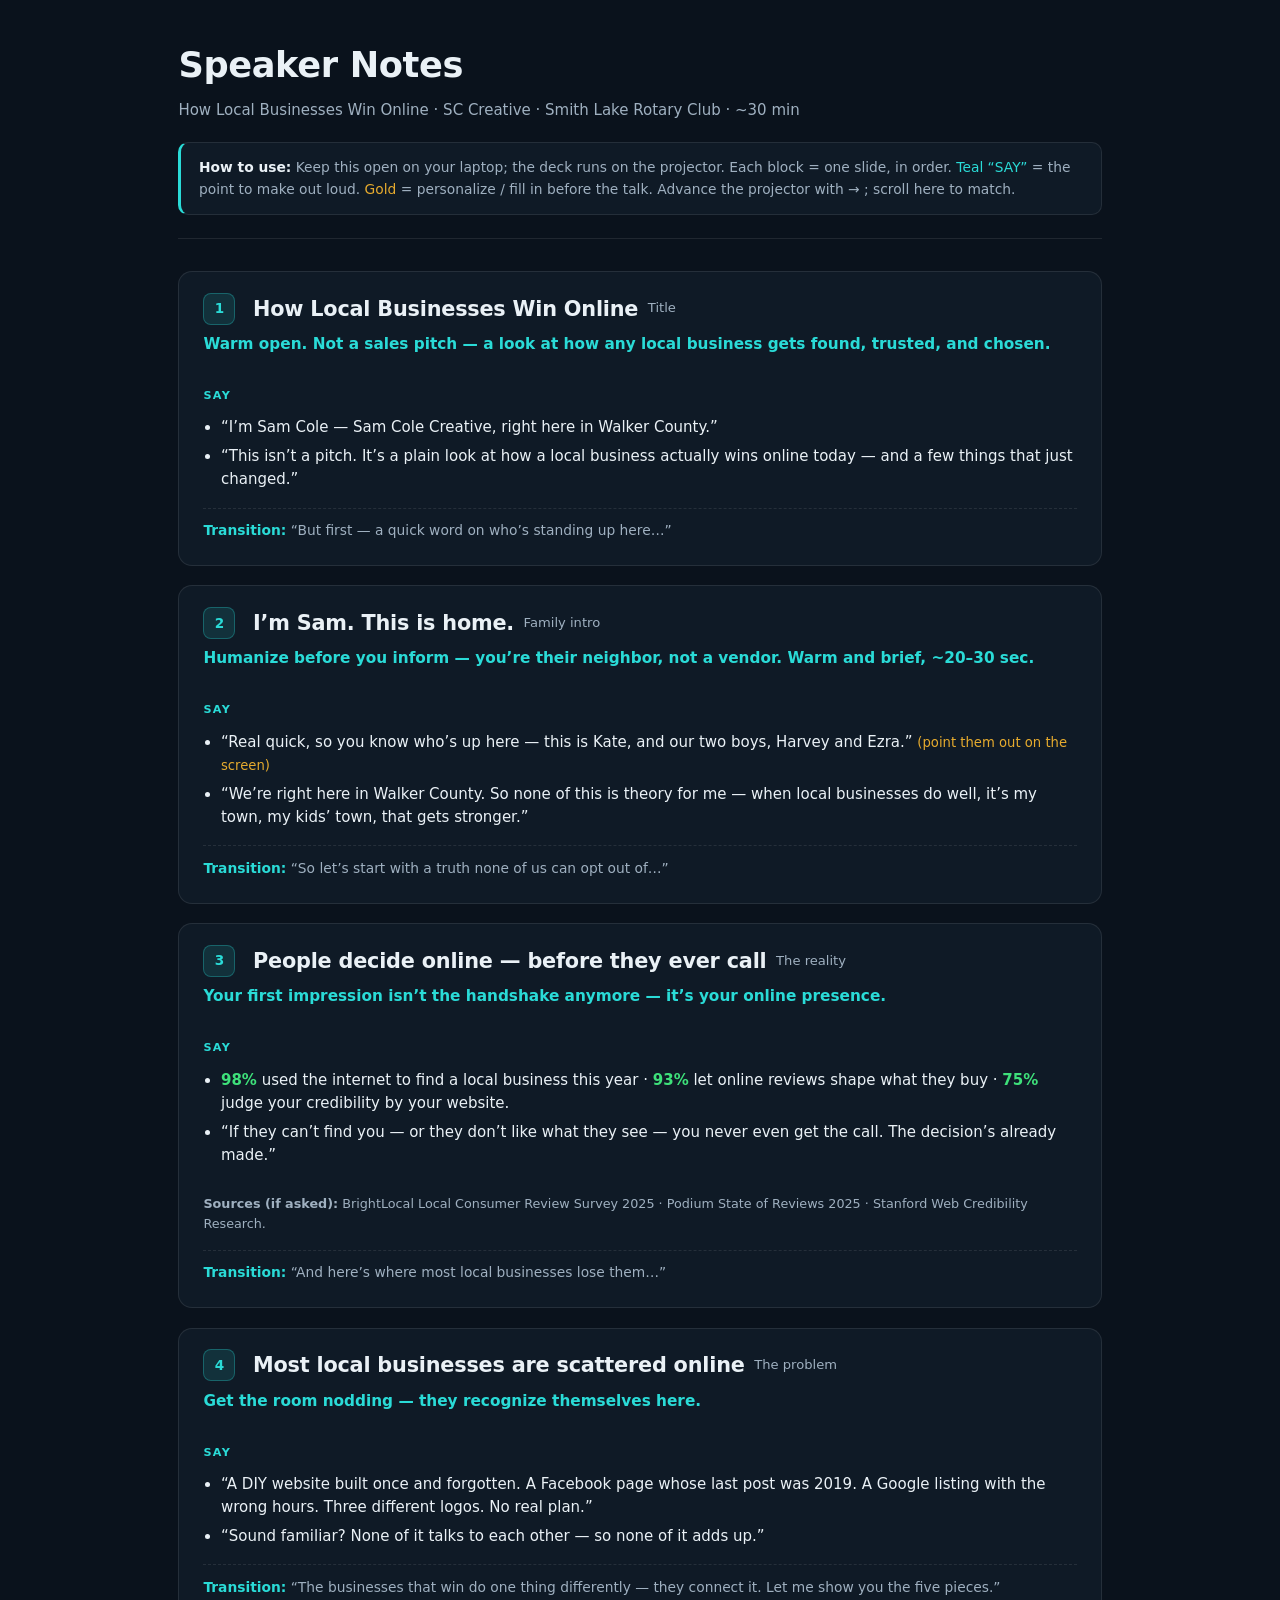
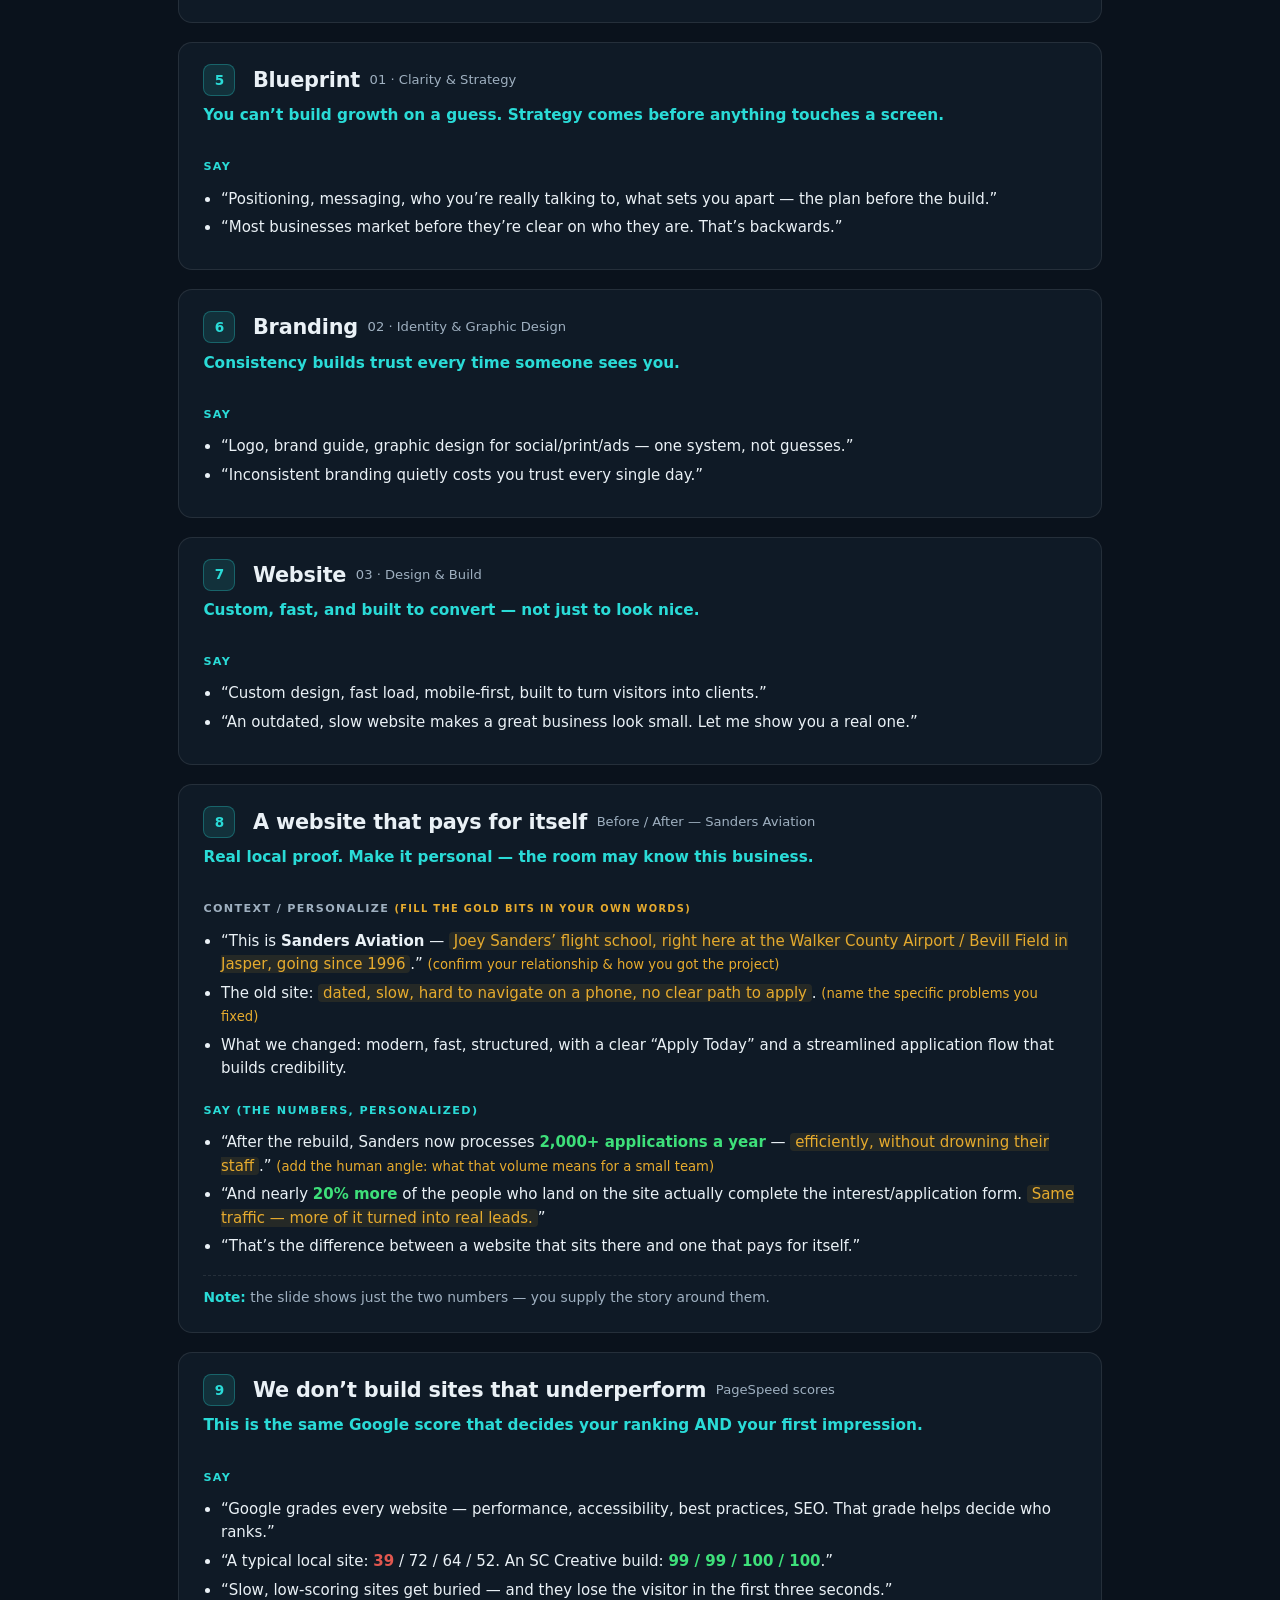
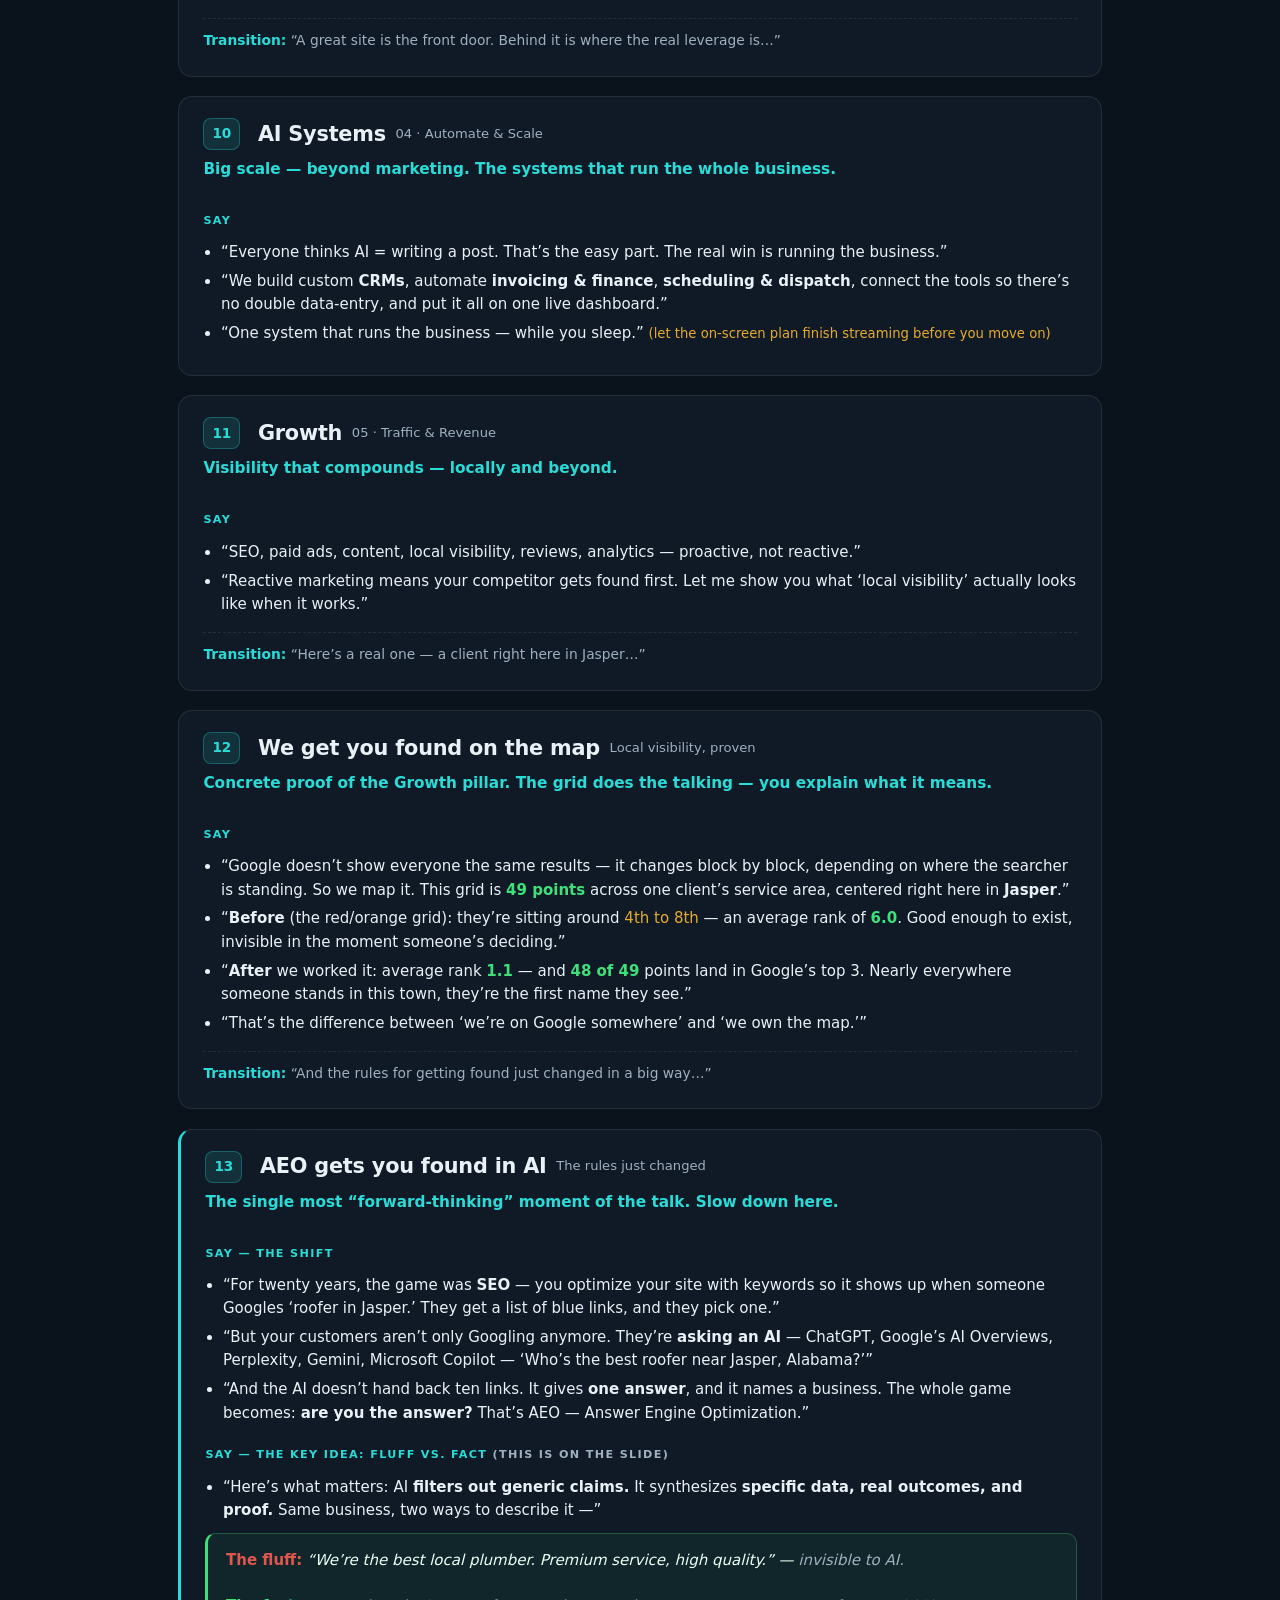
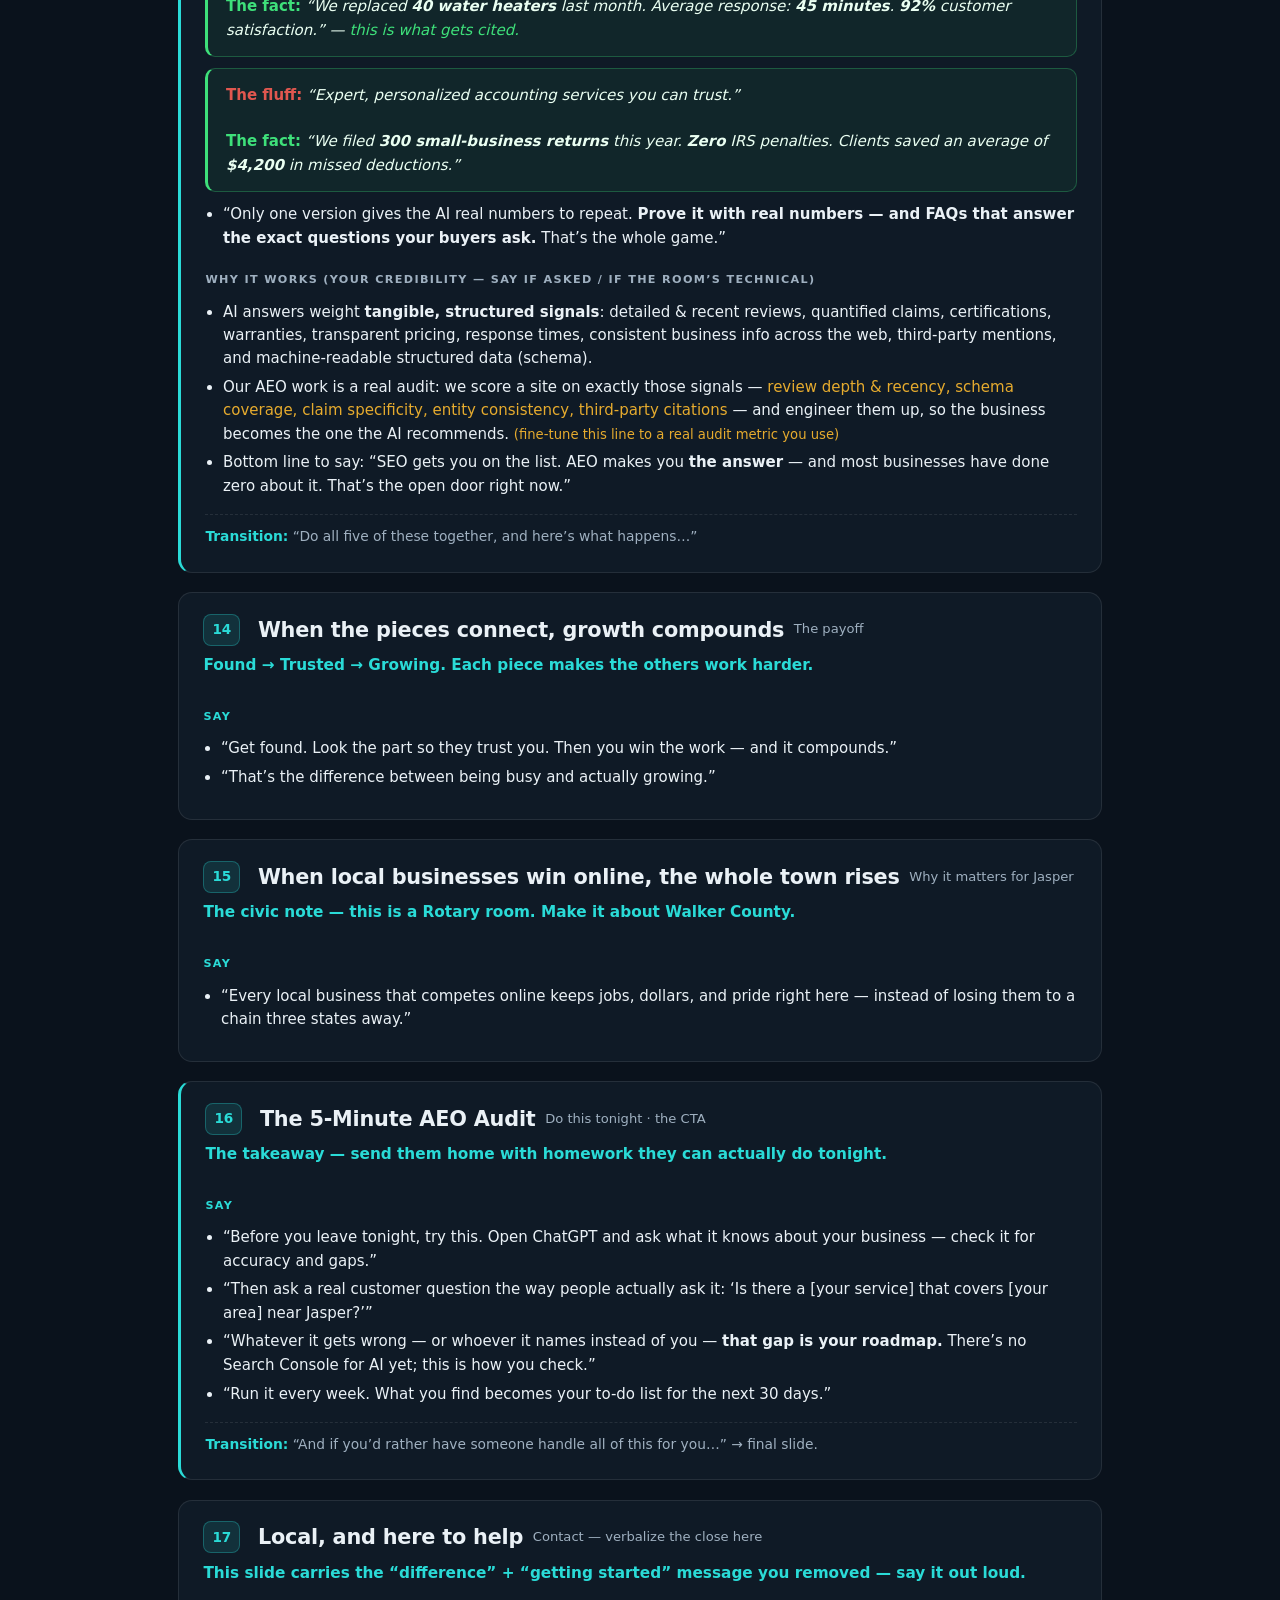
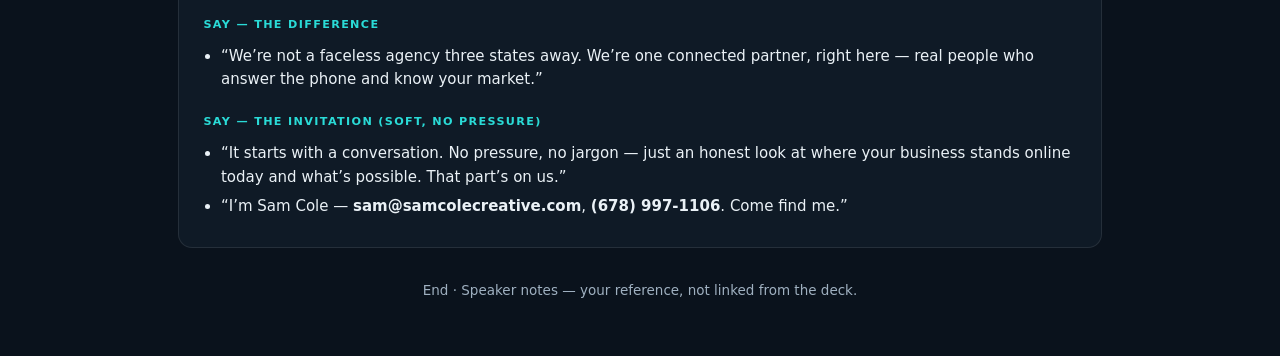
<file: speaker-notes.html>
<!doctype html>
<html lang="en">
<head>
<meta charset="UTF-8">
<meta name="viewport" content="width=device-width, initial-scale=1.0">
<title>Speaker Notes — How Local Businesses Win Online</title>
<style>
  :root{
    --bg:#0a121c; --panel:#0f1a26; --hair:rgba(255,255,255,.09);
    --ink:#eaf1f6; --dim:#9fb0c0; --teal:#2adbd7; --teal2:#1cc7c3;
    --green:#3ee07a; --gold:#e6ab2e; --red:#e0574f;
    --say:#eaf1f6; --font:"Segoe UI",system-ui,-apple-system,Roboto,sans-serif;
  }
  *{box-sizing:border-box;margin:0;padding:0}
  body{background:var(--bg);color:var(--ink);font-family:var(--font);line-height:1.55;
    padding:clamp(1rem,3vw,3rem);max-width:1000px;margin:0 auto;font-size:clamp(15px,1.15vw,18px)}
  header{border-bottom:1px solid var(--hair);padding-bottom:1.4rem;margin-bottom:2rem}
  h1{font-size:clamp(1.5rem,3vw,2.2rem);letter-spacing:-.01em}
  .sub{color:var(--dim);margin-top:.4rem}
  .how{background:var(--panel);border:1px solid var(--hair);border-left:3px solid var(--teal);
    border-radius:10px;padding:.9rem 1.1rem;margin-top:1.2rem;color:var(--dim);font-size:.92em}
  .how b{color:var(--ink)}
  .slide{background:var(--panel);border:1px solid var(--hair);border-radius:14px;
    padding:1.3rem 1.5rem 1.5rem;margin:1.2rem 0}
  .slide__n{display:inline-flex;align-items:center;justify-content:center;min-width:2rem;height:2rem;
    padding:0 .5rem;border-radius:8px;background:rgba(42,219,215,.12);border:1px solid rgba(42,219,215,.3);
    color:var(--teal);font-weight:800;font-size:.85rem;margin-right:.7rem}
  .slide__h{display:flex;align-items:center;flex-wrap:wrap;gap:.4rem;margin-bottom:.2rem}
  .slide__t{font-size:1.3rem;font-weight:800;letter-spacing:-.01em}
  .slide__tag{color:var(--dim);font-size:.82rem;margin-left:.2rem}
  .key{color:var(--teal);font-weight:600;margin:.5rem 0 .9rem;font-size:1.02em}
  .lbl{display:inline-block;font-size:.7rem;font-weight:800;letter-spacing:.12em;text-transform:uppercase;
    color:var(--dim);margin:1rem 0 .4rem}
  .lbl--say{color:var(--teal)}
  ul{margin:.2rem 0 .2rem 1.1rem}
  li{margin:.35rem 0}
  .say{color:var(--say)}
  .quote{background:rgba(62,224,122,.06);border:1px solid rgba(62,224,122,.28);border-left:3px solid var(--green);
    border-radius:10px;padding:.9rem 1.1rem;margin:.7rem 0;font-style:italic;color:#eafff2}
  .stat{color:var(--green);font-weight:800}
  .fill{color:var(--gold)}
  .trans{color:var(--dim);border-top:1px dashed var(--hair);margin-top:1rem;padding-top:.7rem;font-size:.92em}
  .trans b{color:var(--teal)}
  code{background:rgba(255,255,255,.06);padding:.05rem .35rem;border-radius:5px;font-size:.9em}
  .todo{color:var(--gold);font-size:.88em}
  em.p{color:var(--gold);font-style:normal;background:rgba(230,171,46,.1);padding:0 .3rem;border-radius:4px}
</style>
</head>
<body>

<header>
  <h1>Speaker Notes</h1>
  <p class="sub">How Local Businesses Win Online · SC Creative · Smith Lake Rotary Club · ~30 min</p>
  <div class="how">
    <b>How to use:</b> Keep this open on your laptop; the deck runs on the projector. Each block = one slide, in order.
    <span style="color:var(--teal)">Teal “SAY”</span> = the point to make out loud. <span class="fill">Gold</span> = personalize / fill in before the talk.
    Advance the projector with → ; scroll here to match.
  </div>
</header>

<!-- 1 -->
<div class="slide">
  <div class="slide__h"><span class="slide__n">1</span><span class="slide__t">How Local Businesses Win Online</span><span class="slide__tag">Title</span></div>
  <div class="key">Warm open. Not a sales pitch — a look at how any local business gets found, trusted, and chosen.</div>
  <div class="lbl lbl--say">Say</div>
  <ul class="say">
    <li>“I’m Sam Cole — Sam Cole Creative, right here in Walker County.”</li>
    <li>“This isn’t a pitch. It’s a plain look at how a local business actually wins online today — and a few things that just changed.”</li>
  </ul>
  <div class="trans"><b>Transition:</b> “But first — a quick word on who’s standing up here…”</div>
</div>

<!-- 2 -->
<div class="slide">
  <div class="slide__h"><span class="slide__n">2</span><span class="slide__t">I’m Sam. This is home.</span><span class="slide__tag">Family intro</span></div>
  <div class="key">Humanize before you inform — you’re their neighbor, not a vendor. Warm and brief, ~20–30 sec.</div>
  <div class="lbl lbl--say">Say</div>
  <ul class="say">
    <li>“Real quick, so you know who’s up here — this is Kate, and our two boys, Harvey and Ezra.” <span class="todo">(point them out on the screen)</span></li>
    <li>“We’re right here in Walker County. So none of this is theory for me — when local businesses do well, it’s my town, my kids’ town, that gets stronger.”</li>
  </ul>
  <div class="trans"><b>Transition:</b> “So let’s start with a truth none of us can opt out of…”</div>
</div>

<!-- 3 -->
<div class="slide">
  <div class="slide__h"><span class="slide__n">3</span><span class="slide__t">People decide online — before they ever call</span><span class="slide__tag">The reality</span></div>
  <div class="key">Your first impression isn’t the handshake anymore — it’s your online presence.</div>
  <div class="lbl lbl--say">Say</div>
  <ul class="say">
    <li><span class="stat">98%</span> used the internet to find a local business this year · <span class="stat">93%</span> let online reviews shape what they buy · <span class="stat">75%</span> judge your credibility by your website.</li>
    <li>“If they can’t find you — or they don’t like what they see — you never even get the call. The decision’s already made.”</li>
  </ul>
  <div class="trans" style="border-top:none;color:var(--dim);font-size:.85em"><b style="color:var(--dim)">Sources (if asked):</b> BrightLocal Local Consumer Review Survey 2025 · Podium State of Reviews 2025 · Stanford Web Credibility Research.</div>
  <div class="trans"><b>Transition:</b> “And here’s where most local businesses lose them…”</div>
</div>

<!-- 4 -->
<div class="slide">
  <div class="slide__h"><span class="slide__n">4</span><span class="slide__t">Most local businesses are scattered online</span><span class="slide__tag">The problem</span></div>
  <div class="key">Get the room nodding — they recognize themselves here.</div>
  <div class="lbl lbl--say">Say</div>
  <ul class="say">
    <li>“A DIY website built once and forgotten. A Facebook page whose last post was 2019. A Google listing with the wrong hours. Three different logos. No real plan.”</li>
    <li>“Sound familiar? None of it talks to each other — so none of it adds up.”</li>
  </ul>
  <div class="trans"><b>Transition:</b> “The businesses that win do one thing differently — they connect it. Let me show you the five pieces.”</div>
</div>

<!-- 5 -->
<div class="slide">
  <div class="slide__h"><span class="slide__n">5</span><span class="slide__t">Blueprint</span><span class="slide__tag">01 · Clarity &amp; Strategy</span></div>
  <div class="key">You can’t build growth on a guess. Strategy comes before anything touches a screen.</div>
  <div class="lbl lbl--say">Say</div>
  <ul class="say">
    <li>“Positioning, messaging, who you’re really talking to, what sets you apart — the plan before the build.”</li>
    <li>“Most businesses market before they’re clear on who they are. That’s backwards.”</li>
  </ul>
</div>

<!-- 6 -->
<div class="slide">
  <div class="slide__h"><span class="slide__n">6</span><span class="slide__t">Branding</span><span class="slide__tag">02 · Identity &amp; Graphic Design</span></div>
  <div class="key">Consistency builds trust every time someone sees you.</div>
  <div class="lbl lbl--say">Say</div>
  <ul class="say">
    <li>“Logo, brand guide, graphic design for social/print/ads — one system, not guesses.”</li>
    <li>“Inconsistent branding quietly costs you trust every single day.”</li>
  </ul>
</div>

<!-- 7 -->
<div class="slide">
  <div class="slide__h"><span class="slide__n">7</span><span class="slide__t">Website</span><span class="slide__tag">03 · Design &amp; Build</span></div>
  <div class="key">Custom, fast, and built to convert — not just to look nice.</div>
  <div class="lbl lbl--say">Say</div>
  <ul class="say">
    <li>“Custom design, fast load, mobile-first, built to turn visitors into clients.”</li>
    <li>“An outdated, slow website makes a great business look small. Let me show you a real one.”</li>
  </ul>
</div>

<!-- 8 -->
<div class="slide">
  <div class="slide__h"><span class="slide__n">8</span><span class="slide__t">A website that pays for itself</span><span class="slide__tag">Before / After — Sanders Aviation</span></div>
  <div class="key">Real local proof. Make it personal — the room may know this business.</div>
  <div class="lbl">Context / personalize <span class="todo">(fill the gold bits in your own words)</span></div>
  <ul class="say">
    <li>“This is <b>Sanders Aviation</b> — <em class="p">Joey Sanders’ flight school, right here at the Walker County Airport / Bevill Field in Jasper, going since 1996</em>.” <span class="todo">(confirm your relationship &amp; how you got the project)</span></li>
    <li>The old site: <em class="p">dated, slow, hard to navigate on a phone, no clear path to apply</em>. <span class="todo">(name the specific problems you fixed)</span></li>
    <li>What we changed: modern, fast, structured, with a clear “Apply Today” and a streamlined application flow that builds credibility.</li>
  </ul>
  <div class="lbl lbl--say">Say (the numbers, personalized)</div>
  <ul class="say">
    <li>“After the rebuild, Sanders now processes <span class="stat">2,000+ applications a year</span> — <em class="p">efficiently, without drowning their staff</em>.” <span class="todo">(add the human angle: what that volume means for a small team)</span></li>
    <li>“And nearly <span class="stat">20% more</span> of the people who land on the site actually complete the interest/application form. <em class="p">Same traffic — more of it turned into real leads.</em>”</li>
    <li>“That’s the difference between a website that sits there and one that pays for itself.”</li>
  </ul>
  <div class="trans"><b>Note:</b> the slide shows just the two numbers — you supply the story around them.</div>
</div>

<!-- 9 -->
<div class="slide">
  <div class="slide__h"><span class="slide__n">9</span><span class="slide__t">We don’t build sites that underperform</span><span class="slide__tag">PageSpeed scores</span></div>
  <div class="key">This is the same Google score that decides your ranking AND your first impression.</div>
  <div class="lbl lbl--say">Say</div>
  <ul class="say">
    <li>“Google grades every website — performance, accessibility, best practices, SEO. That grade helps decide who ranks.”</li>
    <li>“A typical local site: <span style="color:var(--red);font-weight:800">39</span> / 72 / 64 / 52. An SC Creative build: <span class="stat">99 / 99 / 100 / 100</span>.”</li>
    <li>“Slow, low-scoring sites get buried — and they lose the visitor in the first three seconds.”</li>
  </ul>
  <div class="trans"><b>Transition:</b> “A great site is the front door. Behind it is where the real leverage is…”</div>
</div>

<!-- 10 -->
<div class="slide">
  <div class="slide__h"><span class="slide__n">10</span><span class="slide__t">AI Systems</span><span class="slide__tag">04 · Automate &amp; Scale</span></div>
  <div class="key">Big scale — beyond marketing. The systems that run the whole business.</div>
  <div class="lbl lbl--say">Say</div>
  <ul class="say">
    <li>“Everyone thinks AI = writing a post. That’s the easy part. The real win is running the business.”</li>
    <li>“We build custom <b>CRMs</b>, automate <b>invoicing &amp; finance</b>, <b>scheduling &amp; dispatch</b>, connect the tools so there’s no double data-entry, and put it all on one live dashboard.”</li>
    <li>“One system that runs the business — while you sleep.” <span class="todo">(let the on-screen plan finish streaming before you move on)</span></li>
  </ul>
</div>

<!-- 11 -->
<div class="slide">
  <div class="slide__h"><span class="slide__n">11</span><span class="slide__t">Growth</span><span class="slide__tag">05 · Traffic &amp; Revenue</span></div>
  <div class="key">Visibility that compounds — locally and beyond.</div>
  <div class="lbl lbl--say">Say</div>
  <ul class="say">
    <li>“SEO, paid ads, content, local visibility, reviews, analytics — proactive, not reactive.”</li>
    <li>“Reactive marketing means your competitor gets found first. Let me show you what ‘local visibility’ actually looks like when it works.”</li>
  </ul>
  <div class="trans"><b>Transition:</b> “Here’s a real one — a client right here in Jasper…”</div>
</div>

<!-- 12 — Growth proof: Google Maps rank grid -->
<div class="slide">
  <div class="slide__h"><span class="slide__n">12</span><span class="slide__t">We get you found on the map</span><span class="slide__tag">Local visibility, proven</span></div>
  <div class="key">Concrete proof of the Growth pillar. The grid does the talking — you explain what it means.</div>
  <div class="lbl lbl--say">Say</div>
  <ul class="say">
    <li>“Google doesn’t show everyone the same results — it changes block by block, depending on where the searcher is standing. So we map it. This grid is <span class="stat">49 points</span> across one client’s service area, centered right here in <b>Jasper</b>.”</li>
    <li>“<b>Before</b> (the red/orange grid): they’re sitting around <span class="fill">4th to 8th</span> — an average rank of <span class="stat">6.0</span>. Good enough to exist, invisible in the moment someone’s deciding.”</li>
    <li>“<b>After</b> we worked it: average rank <span class="stat">1.1</span> — and <span class="stat">48 of 49</span> points land in Google’s top 3. Nearly everywhere someone stands in this town, they’re the first name they see.”</li>
    <li>“That’s the difference between ‘we’re on Google somewhere’ and ‘we own the map.’”</li>
  </ul>
  <div class="trans"><b>Transition:</b> “And the rules for getting found just changed in a big way…”</div>
</div>

<!-- 13 — AEO (the detailed one) -->
<div class="slide" style="border-left:3px solid var(--teal)">
  <div class="slide__h"><span class="slide__n">13</span><span class="slide__t">AEO gets you found in AI</span><span class="slide__tag">The rules just changed</span></div>
  <div class="key">The single most “forward-thinking” moment of the talk. Slow down here.</div>

  <div class="lbl lbl--say">Say — the shift</div>
  <ul class="say">
    <li>“For twenty years, the game was <b>SEO</b> — you optimize your site with keywords so it shows up when someone Googles ‘roofer in Jasper.’ They get a list of blue links, and they pick one.”</li>
    <li>“But your customers aren’t only Googling anymore. They’re <b>asking an AI</b> — ChatGPT, Google’s AI Overviews, Perplexity, Gemini, Microsoft Copilot — ‘Who’s the best roofer near Jasper, Alabama?’”</li>
    <li>“And the AI doesn’t hand back ten links. It gives <b>one answer</b>, and it names a business. The whole game becomes: <b>are you the answer?</b> That’s AEO — Answer Engine Optimization.”</li>
  </ul>

  <div class="lbl lbl--say">Say — the key idea: fluff vs. fact <span style="color:var(--dim)">(this is on the slide)</span></div>
  <ul class="say">
    <li>“Here’s what matters: AI <b>filters out generic claims.</b> It synthesizes <b>specific data, real outcomes, and proof.</b> Same business, two ways to describe it —”</li>
  </ul>
  <div class="quote">
    <b style="color:var(--red);font-style:normal">The fluff:</b> “We’re the best local plumber. Premium service, high quality.” — <span style="color:var(--dim)">invisible to AI.</span><br><br>
    <b style="color:var(--green);font-style:normal">The fact:</b> “We replaced <b>40 water heaters</b> last month. Average response: <b>45 minutes</b>. <b>92%</b> customer satisfaction.” — <span style="color:var(--green)">this is what gets cited.</span>
  </div>
  <div class="quote">
    <b style="color:var(--red);font-style:normal">The fluff:</b> “Expert, personalized accounting services you can trust.”<br><br>
    <b style="color:var(--green);font-style:normal">The fact:</b> “We filed <b>300 small-business returns</b> this year. <b>Zero</b> IRS penalties. Clients saved an average of <b>$4,200</b> in missed deductions.”
  </div>
  <ul class="say">
    <li>“Only one version gives the AI real numbers to repeat. <b>Prove it with real numbers — and FAQs that answer the exact questions your buyers ask.</b> That’s the whole game.”</li>
  </ul>

  <div class="lbl">Why it works (your credibility — say if asked / if the room’s technical)</div>
  <ul class="say">
    <li>AI answers weight <b>tangible, structured signals</b>: detailed &amp; recent reviews, quantified claims, certifications, warranties, transparent pricing, response times, consistent business info across the web, third-party mentions, and machine-readable structured data (schema).</li>
    <li>Our AEO work is a real audit: we score a site on exactly those signals — <span class="fill">review depth &amp; recency, schema coverage, claim specificity, entity consistency, third-party citations</span> — and engineer them up, so the business becomes the one the AI recommends. <span class="todo">(fine-tune this line to a real audit metric you use)</span></li>
    <li>Bottom line to say: “SEO gets you on the list. AEO makes you <b>the answer</b> — and most businesses have done zero about it. That’s the open door right now.”</li>
  </ul>
  <div class="trans"><b>Transition:</b> “Do all five of these together, and here’s what happens…”</div>
</div>

<!-- 14 -->
<div class="slide">
  <div class="slide__h"><span class="slide__n">14</span><span class="slide__t">When the pieces connect, growth compounds</span><span class="slide__tag">The payoff</span></div>
  <div class="key">Found → Trusted → Growing. Each piece makes the others work harder.</div>
  <div class="lbl lbl--say">Say</div>
  <ul class="say">
    <li>“Get found. Look the part so they trust you. Then you win the work — and it compounds.”</li>
    <li>“That’s the difference between being busy and actually growing.”</li>
  </ul>
</div>

<!-- 15 -->
<div class="slide">
  <div class="slide__h"><span class="slide__n">15</span><span class="slide__t">When local businesses win online, the whole town rises</span><span class="slide__tag">Why it matters for Jasper</span></div>
  <div class="key">The civic note — this is a Rotary room. Make it about Walker County.</div>
  <div class="lbl lbl--say">Say</div>
  <ul class="say">
    <li>“Every local business that competes online keeps jobs, dollars, and pride right here — instead of losing them to a chain three states away.”</li>
  </ul>
</div>

<!-- 16 — audit CTA -->
<div class="slide" style="border-left:3px solid var(--teal)">
  <div class="slide__h"><span class="slide__n">16</span><span class="slide__t">The 5-Minute AEO Audit</span><span class="slide__tag">Do this tonight · the CTA</span></div>
  <div class="key">The takeaway — send them home with homework they can actually do tonight.</div>
  <div class="lbl lbl--say">Say</div>
  <ul class="say">
    <li>“Before you leave tonight, try this. Open ChatGPT and ask what it knows about your business — check it for accuracy and gaps.”</li>
    <li>“Then ask a real customer question the way people actually ask it: ‘Is there a [your service] that covers [your area] near Jasper?’”</li>
    <li>“Whatever it gets wrong — or whoever it names instead of you — <b>that gap is your roadmap.</b> There’s no Search Console for AI yet; this is how you check.”</li>
    <li>“Run it every week. What you find becomes your to-do list for the next 30 days.”</li>
  </ul>
  <div class="trans"><b>Transition:</b> “And if you’d rather have someone handle all of this for you…” → final slide.</div>
</div>

<!-- 17 -->
<div class="slide">
  <div class="slide__h"><span class="slide__n">17</span><span class="slide__t">Local, and here to help</span><span class="slide__tag">Contact — verbalize the close here</span></div>
  <div class="key">This slide carries the “difference” + “getting started” message you removed — say it out loud.</div>
  <div class="lbl lbl--say">Say — the difference</div>
  <ul class="say">
    <li>“We’re not a faceless agency three states away. We’re one connected partner, right here — real people who answer the phone and know your market.”</li>
  </ul>
  <div class="lbl lbl--say">Say — the invitation (soft, no pressure)</div>
  <ul class="say">
    <li>“It starts with a conversation. No pressure, no jargon — just an honest look at where your business stands online today and what’s possible. That part’s on us.”</li>
    <li>“I’m Sam Cole — <b>sam@samcolecreative.com</b>, <b>(678) 997-1106</b>. Come find me.”</li>
  </ul>
</div>

<p style="color:var(--dim);text-align:center;margin:2rem 0 1rem;font-size:.9em">End · Speaker notes — your reference, not linked from the deck.</p>

</body>
</html>
</file>
